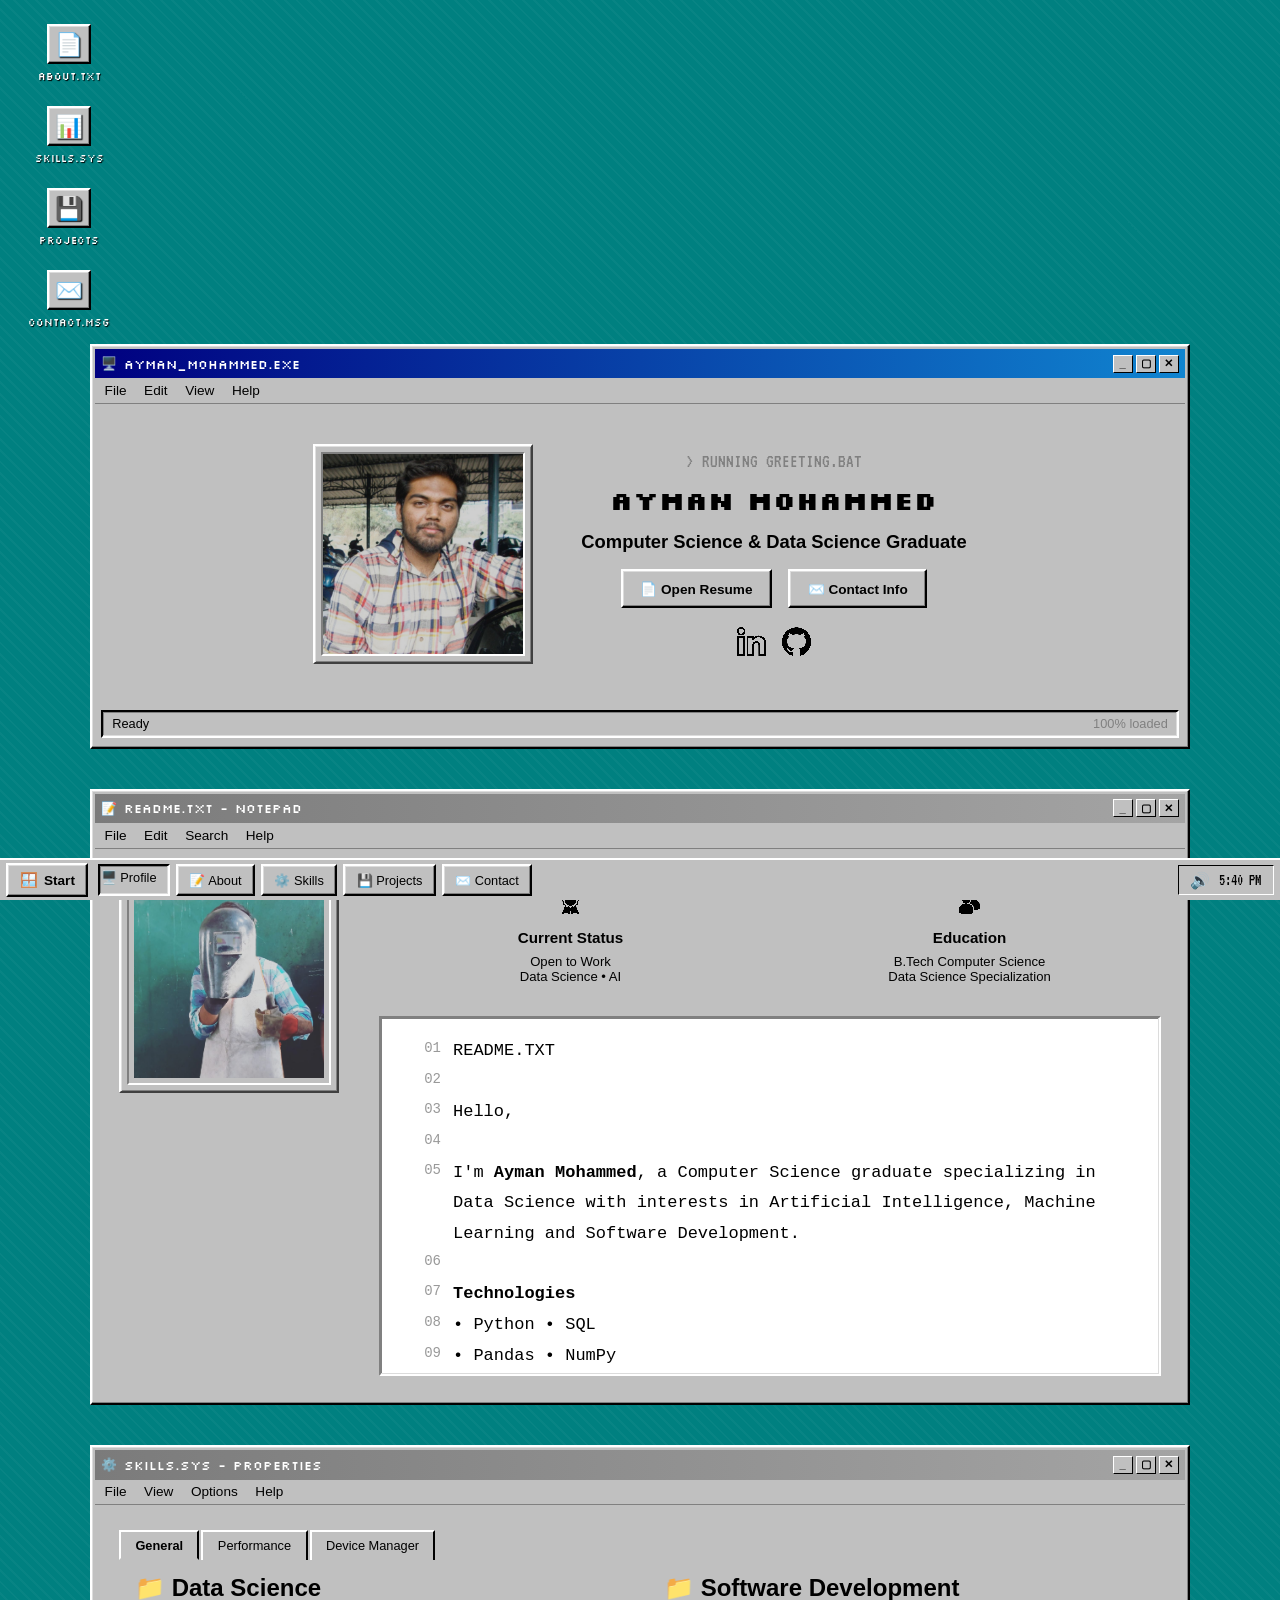
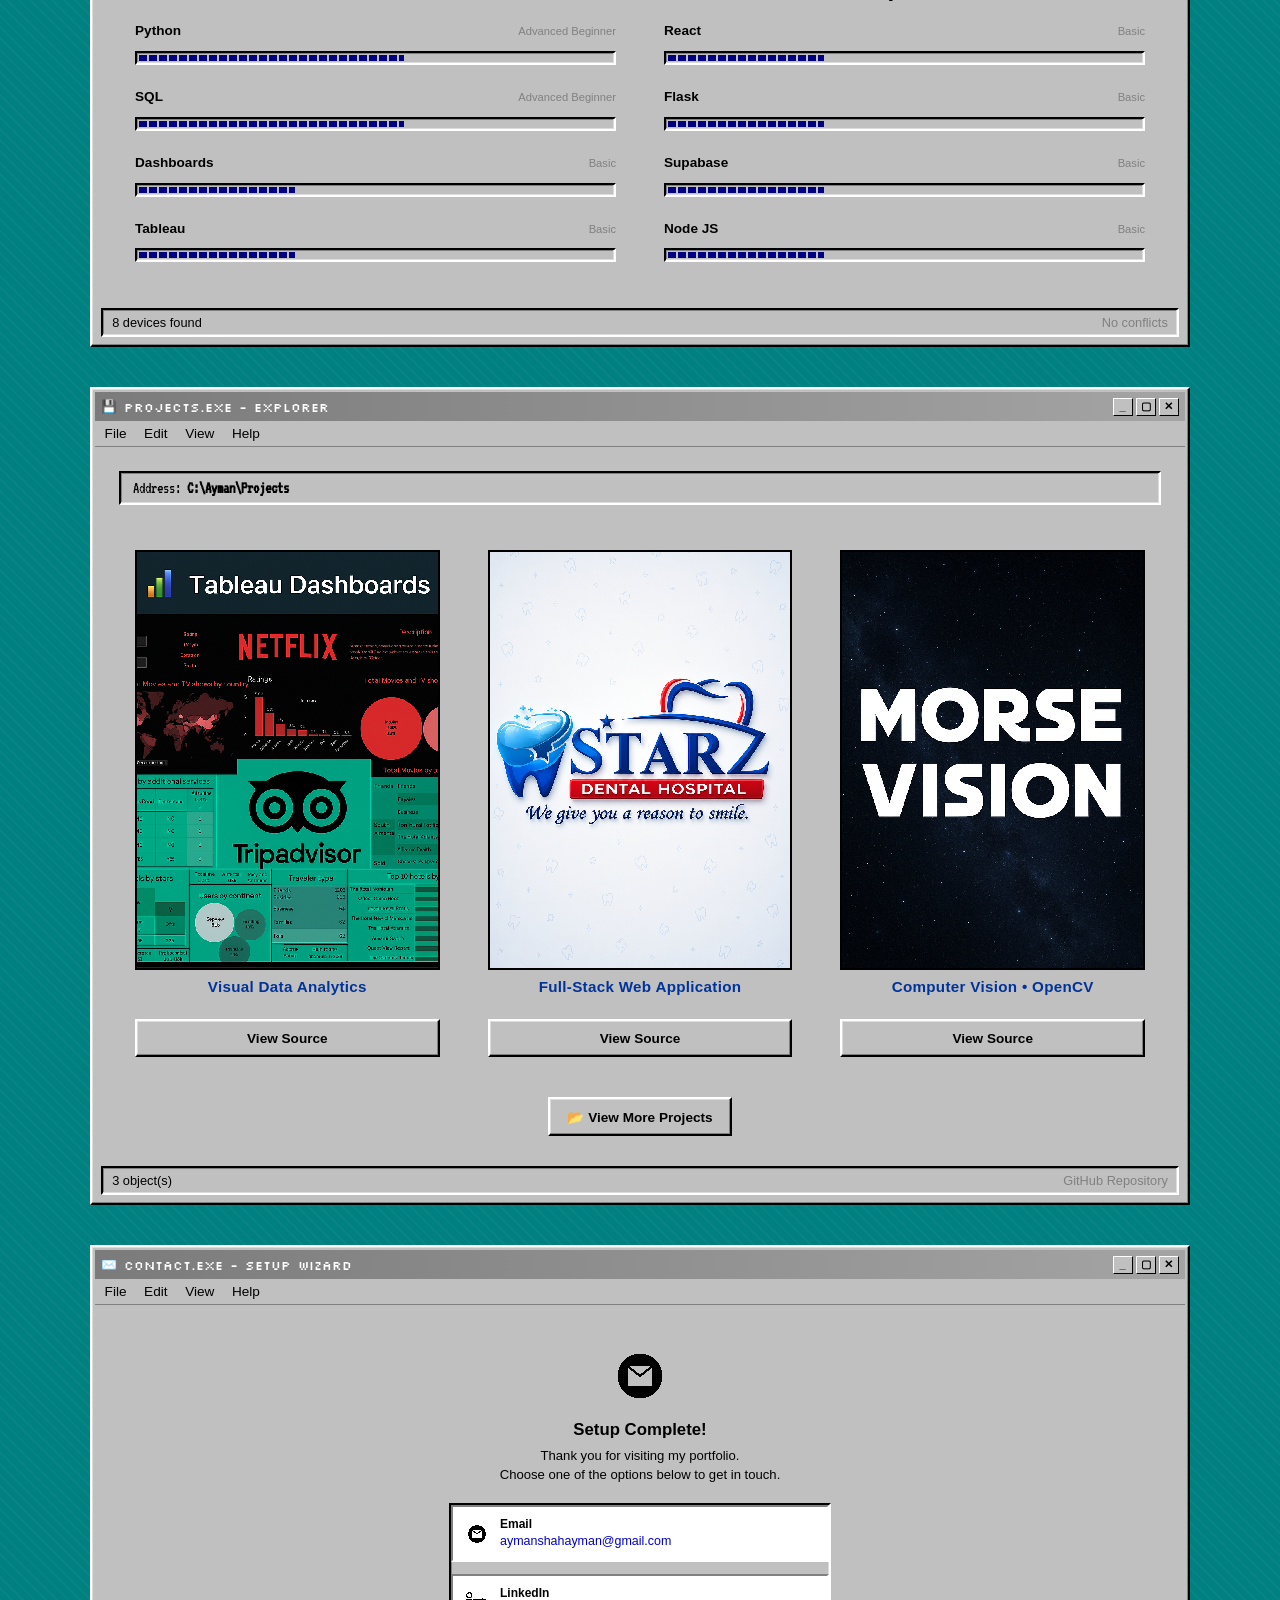
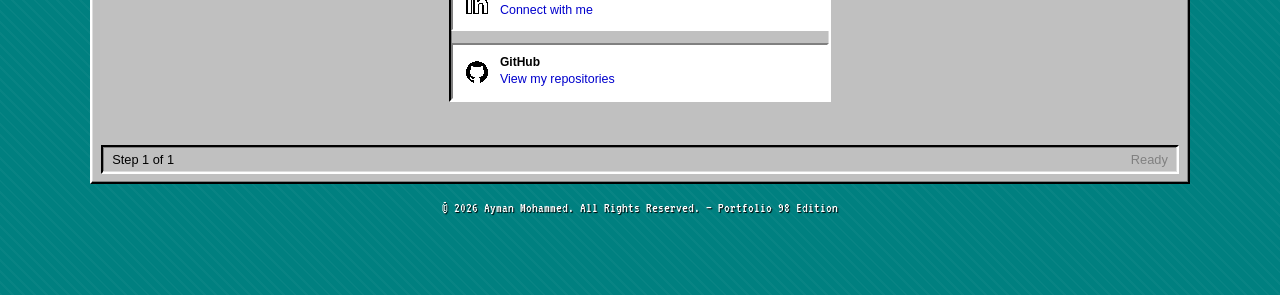
<file: index.html>
<!DOCTYPE html>
<html lang="en">
  <head>
    <meta charset="UTF-8" />
    <meta http-equiv="X-UA-Compatible" content="IE=edge" />
    <meta name="viewport" content="width=device-width, initial-scale=1.0" />
    <title>AYMAN_MOHAMMED.EXE</title>
     <!-- Favicon -->
    <link rel="icon" href="assets/favicon.ico">
    <link rel="stylesheet" href="style.css" />
    <link rel="stylesheet" href="mediaqueries.css" />
  </head>
    <link rel="stylesheet" href="style.css" />
    <link rel="stylesheet" href="mediaqueries.css" />
  </head>
  <body>
    <!-- BOOT SCREEN -->
    <div id="boot-screen">
      <div class="boot-text">
        <p>PORTFOLIO-OS (C) 1998 AYMAN MOHAMMED CORP.</p>
        <p>640K CONVENTIONAL MEMORY OK</p>
        <p>DETECTING DATA SCIENCE SKILLS......... OK</p>
        <p>LOADING RESUME.EXE.................... OK</p>
        <p>MOUNTING PROJECTS (C:\)............... OK</p>
        <p id="boot-start">Starting Portfolio 98...</p>
        <div class="boot-bar"><div class="boot-bar-fill" id="boot-bar-fill"></div></div>
      </div>
    </div>

    <!-- DESKTOP -->
    <div id="desktop">
      <div class="desktop-icons">
        <a class="desktop-icon" href="#about">
          <div class="di-glyph">📄</div>
          <span>About.txt</span>
        </a>
        <a class="desktop-icon" href="#experience">
          <div class="di-glyph">📊</div>
          <span>Skills.sys</span>
        </a>
        <a class="desktop-icon" href="#projects">
          <div class="di-glyph">💾</div>
          <span>Projects</span>
        </a>
        <a class="desktop-icon" href="#contact">
          <div class="di-glyph">✉️</div>
          <span>Contact.msg</span>
        </a>
      </div>

      <main>
        <!-- PROFILE WINDOW -->
        <section id="profile" class="win-window" data-app="profile">
          <div class="win-titlebar">
            <span class="win-title"><span class="win-title-icon">🖥️</span> AYMAN_MOHAMMED.EXE</span>
            <div class="win-controls">
              <button type="button" aria-label="Minimize">_</button>
              <button type="button" aria-label="Maximize">▢</button>
              <button type="button" aria-label="Close">✕</button>
            </div>
          </div>
          <div class="win-menubar">
            <span>File</span><span>Edit</span><span>View</span><span>Help</span>
          </div>
          <div class="win-body win-body--profile">
            <div class="section__pic-container">
              <img src="./assets/cropped_image.png" alt="Ayman Mohammed profile picture" />
            </div>
            <div class="section__text">
              <p class="section__text__p1">&gt; RUNNING GREETING.BAT</p>
              <h1 class="title">Ayman Mohammed</h1>
              <p class="section__text__p2">Computer Science & Data Science Graduate </p>
              <div class="btn-container">
                <button
                  class="btn btn-3d"
                  onclick="window.open('./assets/RESUME.pdf')"
                >
                  📄 Open Resume
                </button>
                <button class="btn btn-3d" onclick="location.href='./#contact'">
                  ✉️ Contact Info
                </button>
              </div>
              <div id="socials-container">
                <img
                  src="./assets/linkedin.png"
                  alt="My LinkedIn profile"
                  class="icon"
                  onclick="location.href='https://www.linkedin.com/in/ayman-mohammed-b54881216/'"
                />
                <img
                  src="./assets/github.png"
                  alt="My Github profile"
                  class="icon"
                  onclick="location.href='https://github.com/Ayman047'"
                />
              </div>
            </div>
          </div>
          <div class="win-statusbar"><span>Ready</span><span class="win-statusbar-right">100% loaded</span></div>
        </section>

<!-- ABOUT WINDOW (Notepad style) -->
<section id="about" class="win-window" data-app="about">

  <div class="win-titlebar">
    <span class="win-title">
      <span class="win-title-icon">📝</span>
      README.TXT - Notepad
    </span>

    <div class="win-controls">
      <button type="button">_</button>
      <button type="button">▢</button>
      <button type="button">✕</button>
    </div>
  </div>

  <div class="win-menubar">
    <span>File</span>
    <span>Edit</span>
    <span>Search</span>
    <span>Help</span>
  </div>

  <div class="win-body">

    <div class="section-container">

      <!-- Picture -->

      <div class="section__pic-container about-pic-frame">

        <img
          src="./assets/profile-pic3.png"
          alt="Profile Picture"
          class="about-pic"
        >
      </div>

      <!-- Right Side -->

      <div class="about-details-container">

        <div class="about-containers">

          <div class="details-container">
            <img src="./assets/experience.png" class="icon">

            <h3>Current Status</h3>

            <p>
              Open to Work<br>
              Data Science • AI
            </p>

          </div>

          <div class="details-container">
            <img src="./assets/education.png" class="icon">

            <h3>Education</h3>

            <p>
              B.Tech Computer Science<br>
              Data Science Specialization
            </p>

          </div>

        </div>

        <!-- Notepad -->

        <!-- Notepad -->

<div class="notepad-text">

  <div class="note-row">
    <span class="line">01</span>
    <span class="note-content">README.TXT</span>
  </div>

  <div class="note-row">
    <span class="line">02</span>
    <span class="note-content"></span>
  </div>

  <div class="note-row">
    <span class="line">03</span>
    <span class="note-content">Hello,</span>
  </div>

  <div class="note-row">
    <span class="line">04</span>
    <span class="note-content"></span>
  </div>

  <div class="note-row">
    <span class="line">05</span>
    <span class="note-content">I'm <strong>Ayman Mohammed</strong>, a Computer Science graduate specializing in Data Science with interests in Artificial Intelligence, Machine Learning and Software Development.</span>
  </div>

  <div class="note-row">
    <span class="line">06</span>
    <span class="note-content"></span>
  </div>

  <div class="note-row">
    <span class="line">07</span>
    <span class="note-content"><strong>Technologies</strong></span>
  </div>

  <div class="note-row">
    <span class="line">08</span>
    <span class="note-content">• Python • SQL</span>
  </div>

  <div class="note-row">
    <span class="line">09</span>
    <span class="note-content">• Pandas • NumPy</span>
  </div>

  <div class="note-row">
    <span class="line">10</span>
    <span class="note-content">• Tableau</span>
  </div>

  <div class="note-row">
    <span class="line">11</span>
    <span class="note-content">• OpenCV  • Flask   • React</span>
  </div>

  <div class="note-row">
    <span class="line">12</span>
    <span class="note-content"></span>
  </div>

  <div class="note-row">
    <span class="line">13</span>
    <span class="note-content"><strong>Projects</strong></span>
  </div>

  <div class="note-row">
    <span class="line">14</span>
    <span class="note-content">• Blink to Text (Capstone)</span>
  </div>

  <div class="note-row">
    <span class="line">15</span>
    <span class="note-content">• Netflix Dashboard</span>
  </div>

  <div class="note-row">
    <span class="line">16</span>
    <span class="note-content">• Tripadvisor Dashboard</span>
  </div>

  <div class="note-row">
    <span class="line">17</span>
    <span class="note-content">• Starz Dental Web Application</span>
  </div>

  <div class="note-row">
    <span class="line">18</span>
    <span class="note-content"></span>
  </div>

  <div class="note-row">
    <span class="line">19</span>
    <span class="note-content">Currently seeking opportunities to build impactful AI and data-driven applications.</span>
  </div>

</div>

</section>

        <!-- EXPERIENCE WINDOW (System Properties style) -->
        <section id="experience" class="win-window" data-app="experience">
          <div class="win-titlebar">
            <span class="win-title"><span class="win-title-icon">⚙️</span> SKILLS.SYS - Properties</span>
            <div class="win-controls">
              <button type="button" aria-label="Minimize">_</button>
              <button type="button" aria-label="Maximize">▢</button>
              <button type="button" aria-label="Close">✕</button>
            </div>
          </div>
          <div class="win-menubar">
            <span>File</span><span>View</span><span>Options</span><span>Help</span>
          </div>
          <div class="win-body">
            <div class="win-tabs">
              <span class="win-tab active">General</span>
              <span class="win-tab">Performance</span>
              <span class="win-tab">Device Manager</span>
            </div>
            <div class="experience-details-container">
              <div class="about-containers">
                <div class="details-container skills-panel">
                  <h2 class="experience-sub-title">📁 Data Science</h2>
                  <div class="article-container">
                    <article class="skill-row" data-level="2">
                      <div class="skill-row-top"><h3>Python</h3><span class="skill-tag">Advanced Beginner</span></div>
                      <div class="skill-meter"><div class="skill-meter-fill"></div></div>
                    </article>
                    <article class="skill-row" data-level="2">
                      <div class="skill-row-top"><h3>SQL</h3><span class="skill-tag">Advanced Beginner</span></div>
                      <div class="skill-meter"><div class="skill-meter-fill"></div></div>
                    </article>
                    <article class="skill-row" data-level="1">
                      <div class="skill-row-top"><h3>Dashboards</h3><span class="skill-tag">Basic</span></div>
                      <div class="skill-meter"><div class="skill-meter-fill"></div></div>
                    </article>
                    <article class="skill-row" data-level="1">
                      <div class="skill-row-top"><h3>Tableau</h3><span class="skill-tag">Basic</span></div>
                      <div class="skill-meter"><div class="skill-meter-fill"></div></div>
                    </article>
                  </div>
                </div>
                <div class="details-container skills-panel">
                  <h2 class="experience-sub-title">📁 Software Development</h2>
                  <div class="article-container">
                    <article class="skill-row" data-level="1">
                      <div class="skill-row-top"><h3>React</h3><span class="skill-tag">Basic</span></div>
                      <div class="skill-meter"><div class="skill-meter-fill"></div></div>
                    </article>
                    <article class="skill-row" data-level="1">
                      <div class="skill-row-top"><h3>Flask</h3><span class="skill-tag">Basic</span></div>
                      <div class="skill-meter"><div class="skill-meter-fill"></div></div>
                    </article>
                    <article class="skill-row" data-level="1">
                      <div class="skill-row-top"><h3>Supabase</h3><span class="skill-tag">Basic</span></div>
                      <div class="skill-meter"><div class="skill-meter-fill"></div></div>
                    </article>
                    <article class="skill-row" data-level="1">
                      <div class="skill-row-top"><h3>Node JS</h3><span class="skill-tag">Basic</span></div>
                      <div class="skill-meter"><div class="skill-meter-fill"></div></div>
                    </article>
                  </div>
                </div>
              </div>
            </div>
          </div>
          <div class="win-statusbar"><span>8 devices found</span><span class="win-statusbar-right">No conflicts</span></div>
        </section>

<!-- PROJECTS WINDOW (My Computer / Explorer style) -->
<section id="projects" class="win-window" data-app="projects">
  <div class="win-titlebar">
    <span class="win-title">
      <span class="win-title-icon">💾</span>
      PROJECTS.exe - Explorer
    </span>

    <div class="win-controls">
      <button type="button" aria-label="Minimize">_</button>
      <button type="button" aria-label="Maximize">▢</button>
      <button type="button" aria-label="Close">✕</button>
    </div>
  </div>

  <div class="win-menubar">
    <span>File</span>
    <span>Edit</span>
    <span>View</span>
    <span>Help</span>
  </div>

  <div class="win-body">

    <div class="explorer-path">
      Address:
      <span class="explorer-path-value">
        C:\Ayman\Projects
      </span>
    </div>

    <div class="experience-details-container">

      <div class="about-containers">

        <!-- Project 1 -->

        <div class="details-container color-container project-card">

          <div class="article-container">
            <img
              src="./assets/project-1.png"
              alt="Tableau Dashboards"
              class="project-img"
            >
          </div>
          <h3 class="project-title">Visual Data Analytics</h3>

          <div class="btn-container">
            <button
              class="btn btn-3d project-btn"
              onclick="window.open('https://github.com/Ayman047/Tableau-Projects','_blank')"
            >
              View Source
            </button>
          </div>

        </div>

        <!-- Project 2 -->

        <div class="details-container color-container project-card">

          <div class="article-container">
            <img
              src="./assets/project - 2.png"
              alt="Starz Dental"
              class="project-img"
            >
          </div>
          <h3 class="project-title">Full-Stack Web Application</h3>
          <div class="btn-container">
            <button
              class="btn btn-3d project-btn"
              onclick="window.open('https://github.com/Ayman047/Starz-Dental','_blank')"
            >
              View Source
            </button>
          </div>

        </div>

        <!-- Project 3 -->

        <div class="details-container color-container project-card">

          <div class="article-container">
            <img
              src="./assets/project-3.png"
              alt="Blink To Text"
              class="project-img"
            >
          </div>
          <h3 class="project-title">Computer Vision • OpenCV</h3>
          <div class="btn-container">
            <button
              class="btn btn-3d project-btn"
              onclick="window.open('https://github.com/Ayman047/Capstone','_blank')"
            >
              View Source
            </button>
          </div>

        </div>

      </div>

      <!-- View More -->

      <div class="projects-footer">
        <button
          class="btn btn-3d"
          onclick="window.open('https://github.com/Ayman047','_blank')"
        >
          📂 View More Projects
        </button>
      </div>

    </div>

  </div>

  <div class="win-statusbar">
    <span>3 object(s)</span>
    <span class="win-statusbar-right">
      GitHub Repository
    </span>
  </div>

</section>

<!-- CONTACT WINDOW (Setup Wizard style) -->
<section id="contact" class="win-window" data-app="contact">

  <div class="win-titlebar">
    <span class="win-title">
      <span class="win-title-icon">✉️</span>
      CONTACT.EXE - Setup Wizard
    </span>

    <div class="win-controls">
      <button type="button" aria-label="Minimize">_</button>
      <button type="button" aria-label="Maximize">▢</button>
      <button type="button" aria-label="Close">✕</button>
    </div>
  </div>

  <div class="win-menubar">
    <span>File</span>
    <span>Edit</span>
    <span>View</span>
    <span>Help</span>
  </div>

  <div class="win-body win-body--contact">

    <div class="wizard-icon">
      <img src="./assets/email.png" alt="Contact">
    </div>

    <h2 class="wizard-title">Setup Complete!</h2>

    <p class="wizard-lead">
      Thank you for visiting my portfolio.<br>
      Choose one of the options below to get in touch.
    </p>

    <div class="contact-info-upper-container">

      <!-- Email -->
      <div class="contact-info-container">
        <img
          src="./assets/email.png"
          alt="Email"
          class="icon contact-icon email-icon"
        />

        <div>
          <span class="contact-label">Email</span>
          <p>
            <a href="mailto:aymanshahayman@gmail.com">
              aymanshahayman@gmail.com
            </a>
          </p>
        </div>
      </div>

      <!-- LinkedIn -->
      <div class="contact-info-container">
        <img
          src="./assets/linkedin.png"
          alt="LinkedIn"
          class="icon contact-icon"
        />

        <div>
          <span class="contact-label">LinkedIn</span>
          <p>
            <a
              href="https://www.linkedin.com/in/ayman-mohammed-b54881216/"
              target="_blank"
            >
              Connect with me
            </a>
          </p>
        </div>
      </div>

      <!-- GitHub -->
      <div class="contact-info-container">
        <img
          src="./assets/github.png"
          alt="GitHub"
          class="icon contact-icon"
        />

        <div>
          <span class="contact-label">GitHub</span>
          <p>
            <a
              href="https://github.com/Ayman047"
              target="_blank"
            >
              View my repositories
            </a>
          </p>
        </div>
      </div>

    </div>

  </div>

  <div class="win-statusbar">
    <span>Step 1 of 1</span>
    <span class="win-statusbar-right">Ready</span>
  </div>

</section>

</main>

      <footer>
        <p>© 2026 Ayman Mohammed. All Rights Reserved. — Portfolio 98 Edition</p>
      </footer>
    </div>

    <!-- TASKBAR -->
    <div id="taskbar">
      <div class="start-wrap">
        <button id="start-btn" aria-expanded="false">
          <span class="start-flag">🪟</span> Start
        </button>
        <div class="start-menu" id="start-menu">
          <div class="start-menu-side">Portfolio&nbsp;98</div>
          <ul>
            <li><a href="#profile">🖥️ Profile</a></li>
            <li><a href="#about">📝 About.txt</a></li>
            <li><a href="#experience">⚙️ Skills.sys</a></li>
            <li><a href="#projects">💾 Projects</a></li>
            <li><a href="#contact">✉️ Contact.exe</a></li>
            <li class="start-menu-divider" role="separator"></li>
            <li><a href="./assets/RESUME.pdf" target="_blank">📄 Resume.pdf</a></li>
          </ul>
        </div>
      </div>
      <div class="taskbar-apps" id="taskbar-apps">
        <button class="task-btn" data-target="profile">🖥️ Profile</button>
        <button class="task-btn" data-target="about">📝 About</button>
        <button class="task-btn" data-target="experience">⚙️ Skills</button>
        <button class="task-btn" data-target="projects">💾 Projects</button>
        <button class="task-btn" data-target="contact">✉️ Contact</button>
      </div>
      <div class="taskbar-tray">
        <span class="tray-icon">🔊</span>
        <span class="taskbar-clock" id="clock">12:00 PM</span>
      </div>
    </div>

    <script src="script.js"></script>
  </body>
</html>
</file>
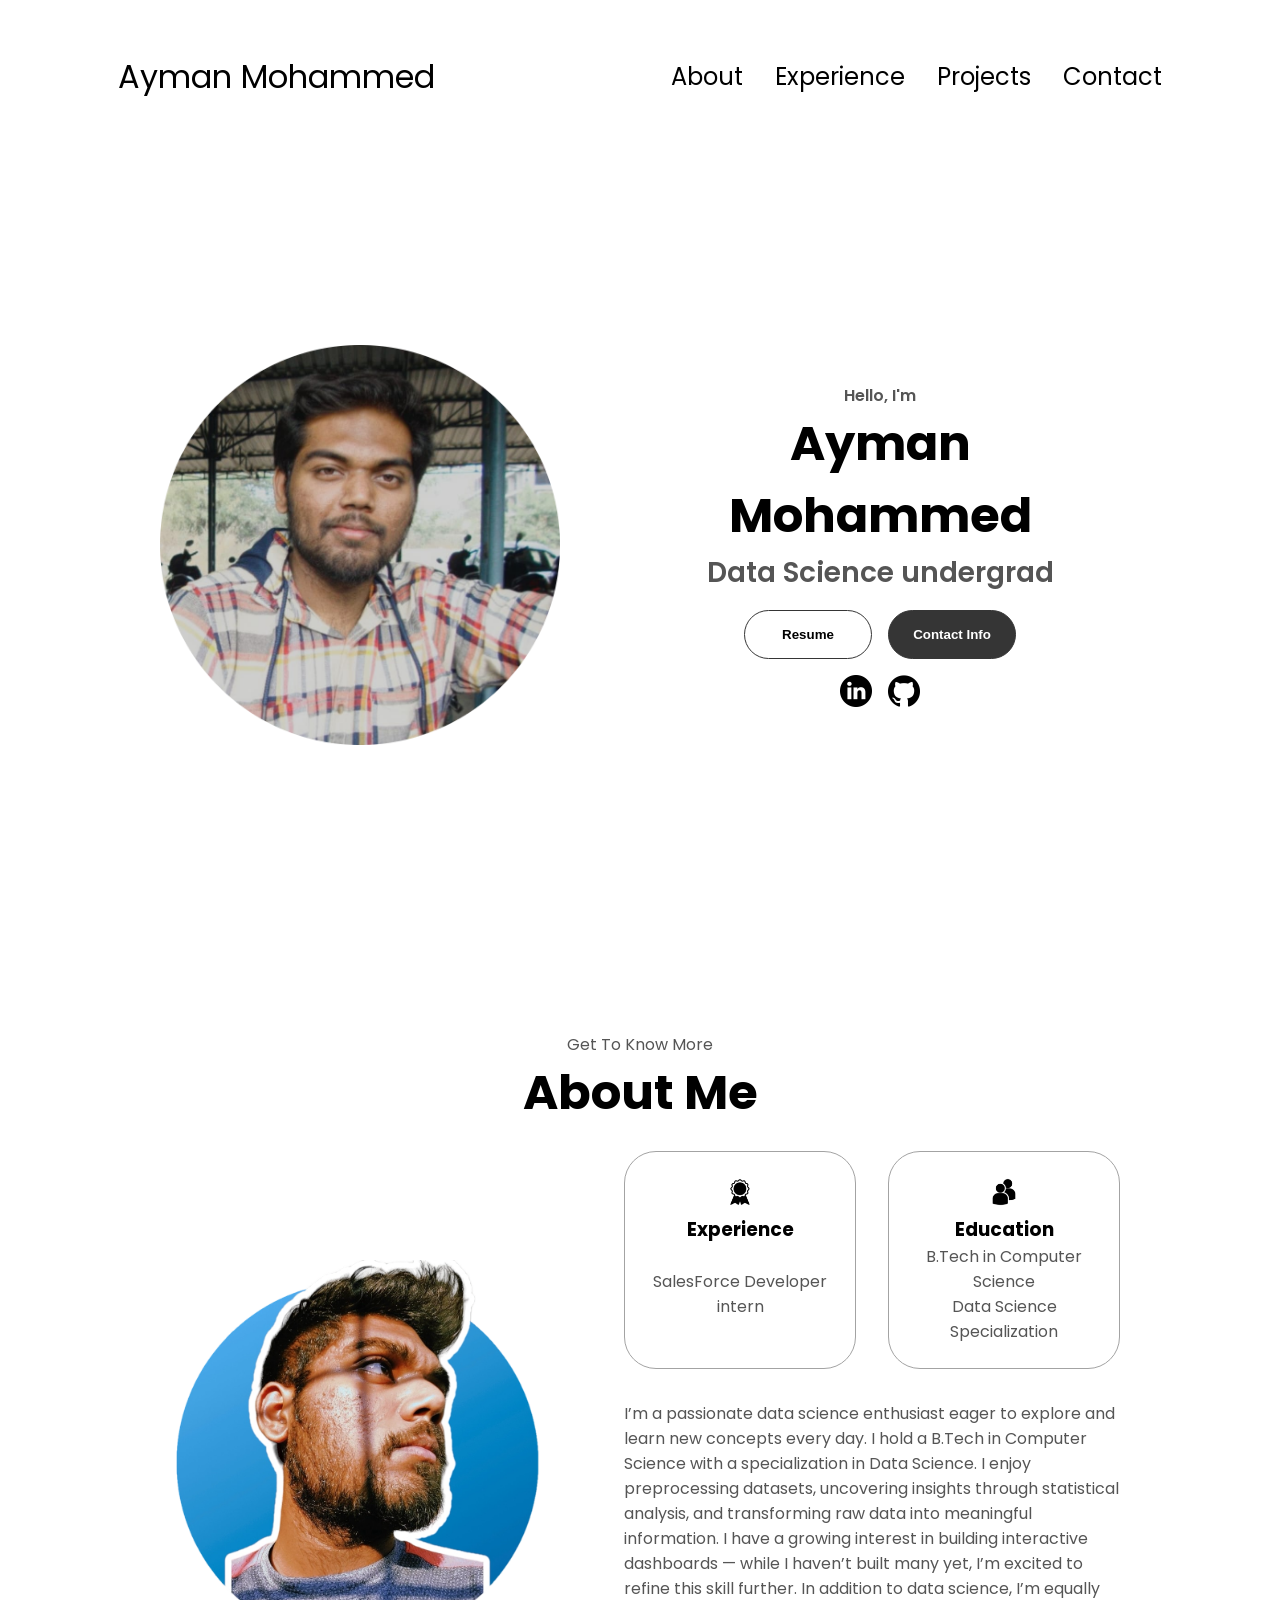
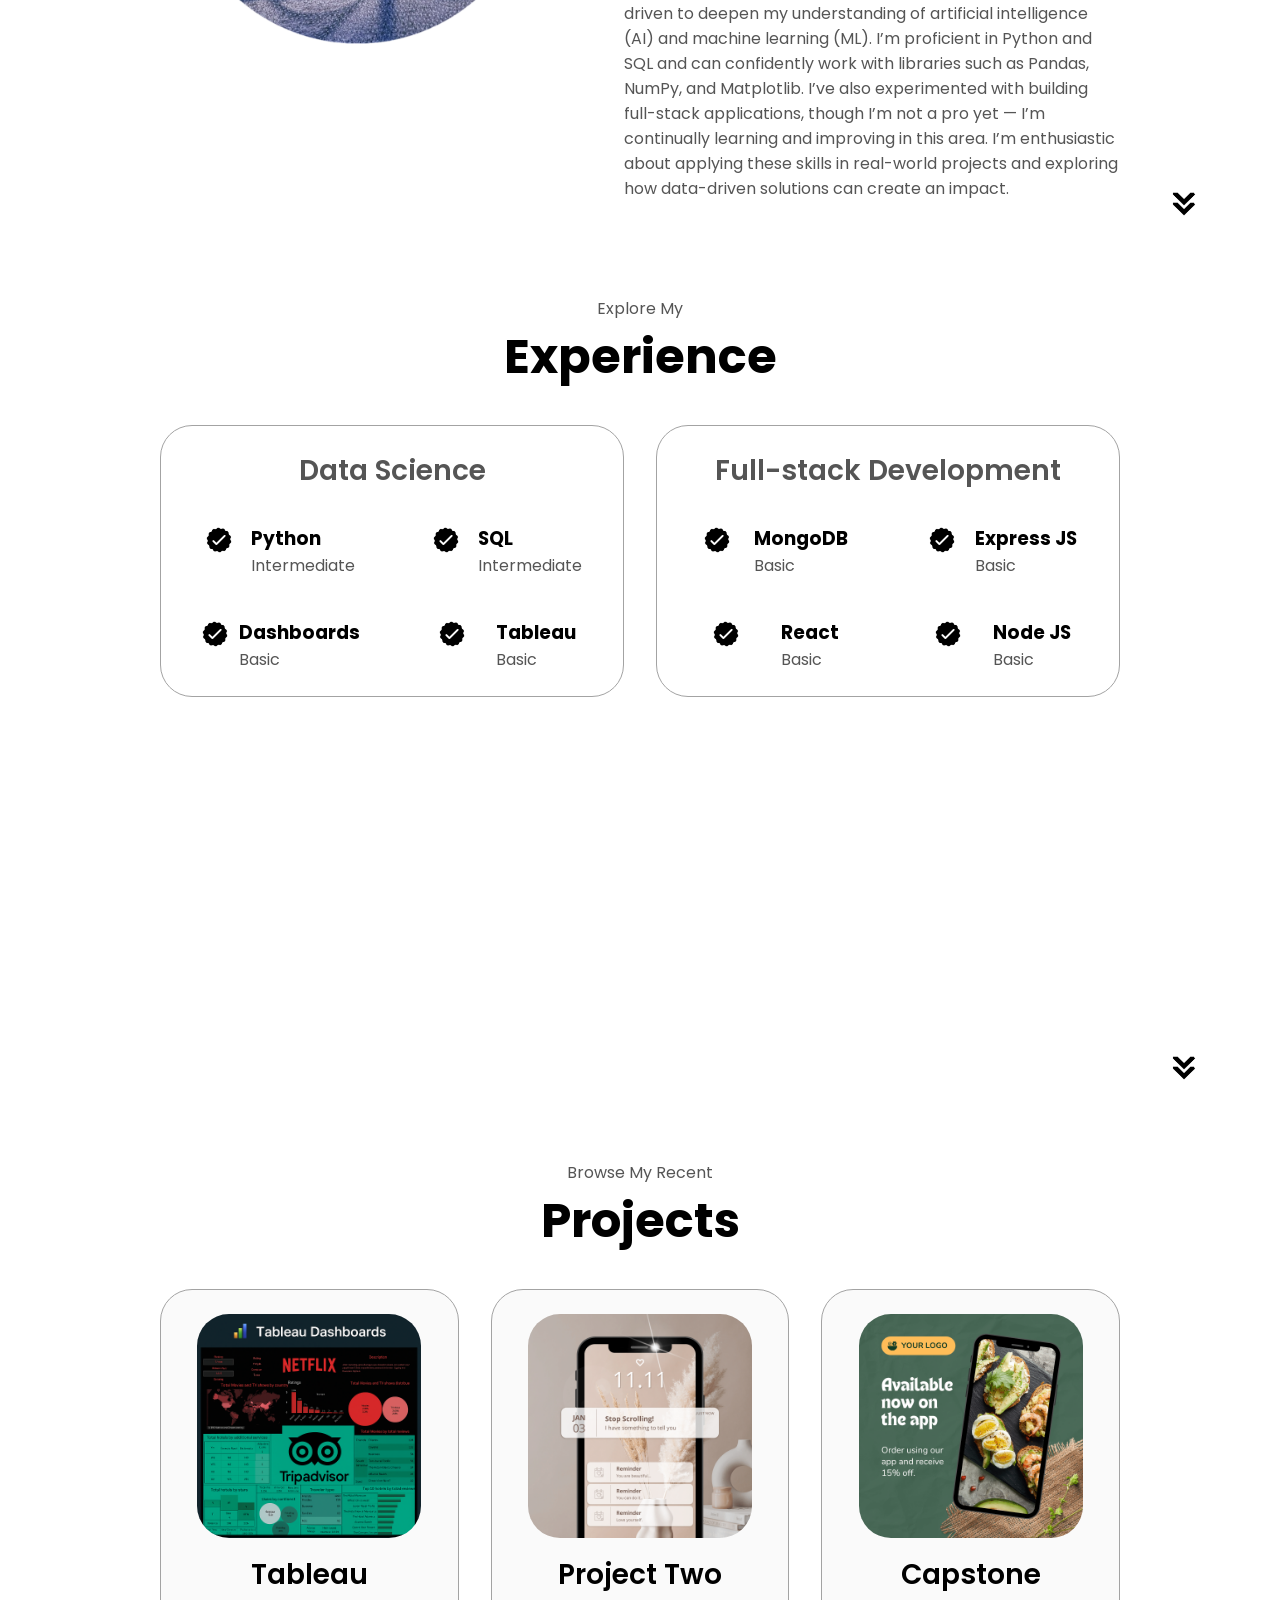
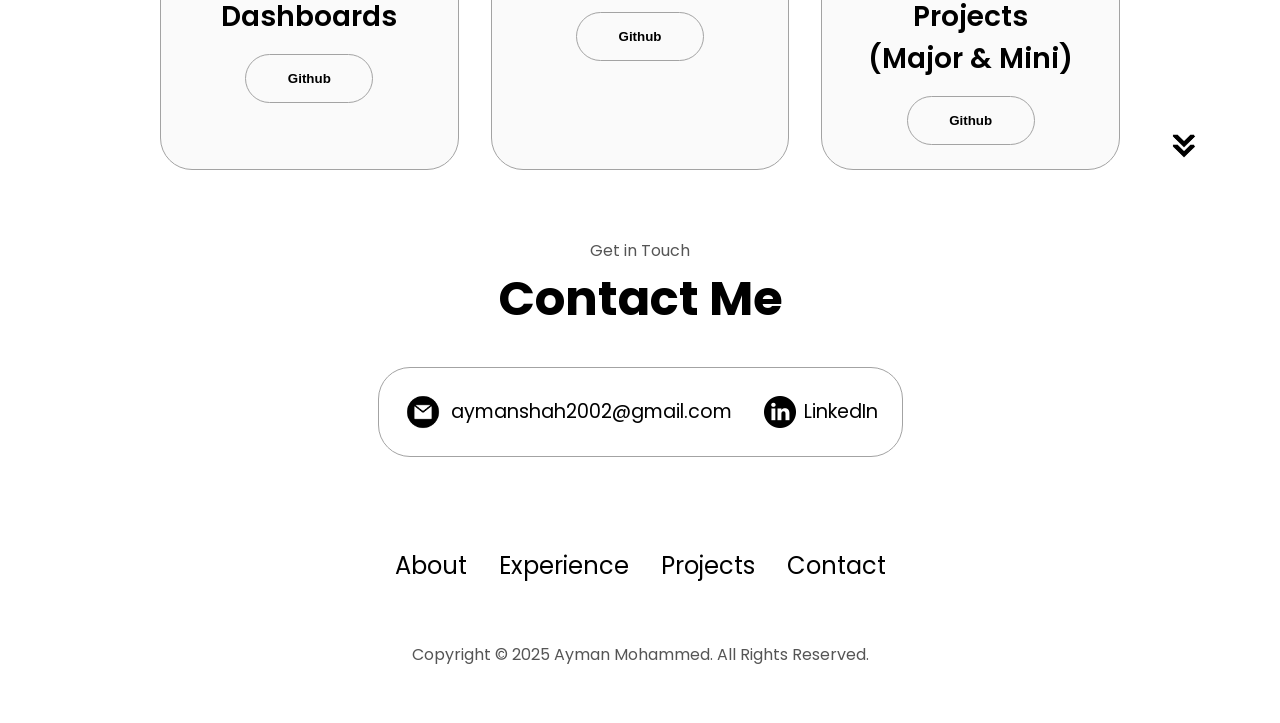
<file: My Portfolio/index.html>
<!DOCTYPE html>
<html lang="en">
  <head>
    <meta charset="UTF-8" />
    <meta http-equiv="X-UA-Compatible" content="IE=edge" />
    <meta name="viewport" content="width=device-width, initial-scale=1.0" />
    <title>My Portfolio</title>
    <link rel="stylesheet" href="style.css" />
    <link rel="stylesheet" href="mediaqueries.css" />
  </head>
  <body>
    <nav id="desktop-nav">
      <div class="logo">Ayman Mohammed</div>
      <div>
        <ul class="nav-links">
          <li><a href="#about">About</a></li>
          <li><a href="#experience">Experience</a></li>
          <li><a href="#projects">Projects</a></li>
          <li><a href="#contact">Contact</a></li>
        </ul>
      </div>
    </nav>
    <nav id="hamburger-nav">
      <div class="logo">Ayman Mohammed</div>
      <div class="hamburger-menu">
        <div class="hamburger-icon" onclick="toggleMenu()">
          <span></span>
          <span></span>
          <span></span>
        </div>
        <div class="menu-links">
          <li><a href="#about" onclick="toggleMenu()">About</a></li>
          <li><a href="#experience" onclick="toggleMenu()">Experience</a></li>
          <li><a href="#projects" onclick="toggleMenu()">Projects</a></li>
          <li><a href="#contact" onclick="toggleMenu()">Contact</a></li>
        </div>
      </div>
    </nav>
    <section id="profile">
      <div class="section__pic-container">
        <img src="./assets2/cropped_image.png" alt="John Doe profile picture" />
      </div>
      <div class="section__text">
        <p class="section__text__p1">Hello, I'm</p>
        <h1 class="title">Ayman Mohammed</h1>
        <p class="section__text__p2">Data Science undergrad</p>
        <div class="btn-container">
          <button
            class="btn btn-color-2"
            onclick="window.open('./assets2/RESUME.pdf')"
          >
            Resume
          </button>
          <button class="btn btn-color-1" onclick="location.href='./#contact'">
            Contact Info
          </button>
        </div>
        <div id="socials-container">
          <img
            src="./assets/linkedin.png"
            alt="My LinkedIn profile"
            class="icon"
            onclick="location.href='https://www.linkedin.com/in/ayman-mohammed-b54881216/'"
          />
          <img
            src="./assets/github.png"
            alt="My Github profile"
            class="icon"
            onclick="location.href='https://github.com/Ayman047'"
          />
        </div>
      </div>
    </section>
    <section id="about">
      <p class="section__text__p1">Get To Know More</p>
      <h1 class="title">About Me</h1>
      <div class="section-container">
        <div class="section__pic-container">
          <img
            src="./assets2/profile-pic2.png"
            alt="Profile picture"
            class="about-pic"
          />
        </div>
        <div class="about-details-container">
          <div class="about-containers">
            <div class="details-container">
              <img
                src="./assets/experience.png"
                alt="Experience icon"
                class="icon"
              />
              <h3>Experience</h3>
              <p>  <br />SalesForce Developer intern</p>
            </div>
            <div class="details-container">
              <img
                src="./assets/education.png"
                alt="Education icon"
                class="icon"
              />
              <h3>Education</h3>
              <p>B.Tech in Computer Science <br />Data Science Specialization</p>
            </div>
          </div>
          <div class="text-container">
            <p>
              I’m a passionate data science enthusiast eager to explore and learn new concepts every day. I hold a B.Tech in Computer Science with a specialization in Data Science. I enjoy preprocessing datasets, uncovering insights through statistical analysis, and transforming raw data into meaningful information. I have a growing interest in building interactive dashboards — while I haven’t built many yet, I’m excited to refine this skill further.

In addition to data science, I’m equally driven to deepen my understanding of artificial intelligence (AI) and machine learning (ML). I’m proficient in Python and SQL and can confidently work with libraries such as Pandas, NumPy, and Matplotlib. I’ve also experimented with building full-stack applications, though I’m not a pro yet — I’m continually learning and improving in this area.

I’m enthusiastic about applying these skills in real-world projects and exploring how data-driven solutions can create an impact.
            </p>
          </div>
        </div>
      </div>
      <img
        src="./assets/arrow.png"
        alt="Arrow icon"
        class="icon arrow"
        onclick="location.href='./#experience'"
      />
    </section>
    <section id="experience">
      <p class="section__text__p1">Explore My</p>
      <h1 class="title">Experience</h1>
      <div class="experience-details-container">
        <div class="about-containers">
          <div class="details-container">
            <h2 class="experience-sub-title">Data Science</h2>
            <div class="article-container">
              <article>
                <img
                  src="./assets/checkmark.png"
                  alt="Experience icon"
                  class="icon"
                />
                <div>
                  <h3>Python</h3>
                  <p>Intermediate</p>
                </div>
              </article>
              <article>
                <img
                  src="./assets/checkmark.png"
                  alt="Experience icon"
                  class="icon"
                />
                <div>
                  <h3>SQL</h3>
                  <p>Intermediate</p>
                </div>
              </article>
              <article>
                <img
                  src="./assets/checkmark.png"
                  alt="Experience icon"
                  class="icon"
                />
                <div>
                  <h3>Dashboards</h3>
                  <p>Basic</p>
                </div>
              </article>
              <article>
                <img
                  src="./assets/checkmark.png"
                  alt="Experience icon"
                  class="icon"
                />
                <div>
                  <h3>Tableau</h3>
                  <p>Basic</p>
                </div>
              </article>
            </div>
          </div>
          <div class="details-container">
            <h2 class="experience-sub-title">Full-stack Development</h2>
            <div class="article-container">
              <article>
                <img
                  src="./assets/checkmark.png"
                  alt="Experience icon"
                  class="icon"
                />
                <div>
                  <h3>MongoDB</h3>
                  <p>Basic</p>
                </div>
              </article>
              <article>
                <img
                  src="./assets/checkmark.png"
                  alt="Experience icon"
                  class="icon"
                />
                <div>
                  <h3>Express JS</h3>
                  <p>Basic</p>
                </div>
              </article>
              <article>
                <img
                  src="./assets/checkmark.png"
                  alt="Experience icon"
                  class="icon"
                />
                <div>
                  <h3>React</h3>
                  <p>Basic</p>
                </div>
              </article>
              <article>
                <img
                  src="./assets/checkmark.png"
                  alt="Experience icon"
                  class="icon"
                />
                <div>
                  <h3>Node JS</h3>
                  <p>Basic</p>
                </div>
              </article>
            </div>
          </div>
        </div>
      </div>
      <img
        src="./assets/arrow.png"
        alt="Arrow icon"
        class="icon arrow"
        onclick="location.href='./#projects'"
      />
    </section>
    <section id="projects">
      <p class="section__text__p1">Browse My Recent</p>
      <h1 class="title">Projects</h1>
      <div class="experience-details-container">
        <div class="about-containers">
          <div class="details-container color-container">
            <div class="article-container">
              <img
                src="./assets/project-1.png"
                alt="Project 1"
                class="project-img"
              />
            </div>
            <h2 class="experience-sub-title project-title">Tableau Dashboards</h2>
            <div class="btn-container">
              <button
                class="btn btn-color-2 project-btn"
                onclick="location.href='https://github.com/Ayman047/Tableau-Projects'"
              >
                Github
              </button>
            </div>
          </div>
          <div class="details-container color-container">
            <div class="article-container">
              <img
                src="./assets/project-2.png"
                alt="Project 2"
                class="project-img"
              />
            </div>
            <h2 class="experience-sub-title project-title">Project Two</h2>
            <div class="btn-container">
              <button
                class="btn btn-color-2 project-btn"
                onclick="location.href='https://github.com/'"
              >
                Github
              </button>
            </div>
          </div>
          <div class="details-container color-container">
            <div class="article-container">
              <img
                src="./assets/project-3.png"
                alt="Project 3"
                class="project-img"
              />
            </div>
            <h2 class="experience-sub-title project-title">Capstone Projects (Major & Mini)</h2>
            <div class="btn-container">
              <button
                class="btn btn-color-2 project-btn"
                onclick="location.href='https://github.com/'"
              >
                Github
              </button>
            </div>
          </div>
        </div>
      </div>
      <img
        src="./assets/arrow.png"
        alt="Arrow icon"
        class="icon arrow"
        onclick="location.href='./#contact'"
      />
    </section>
    <section id="contact">
      <p class="section__text__p1">Get in Touch</p>
      <h1 class="title">Contact Me</h1>
      <div class="contact-info-upper-container">
        <div class="contact-info-container">
          <img
            src="./assets/email.png"
            alt="Email icon"
            class="icon contact-icon email-icon"
          />
          <p><a href="mailto:examplemail@gmail.com">aymanshah2002@gmail.com</a></p>
        </div>
        <div class="contact-info-container">
          <img
            src="./assets/linkedin.png"
            alt="LinkedIn icon"
            class="icon contact-icon"
          />
          <p><a href="https://www.linkedin.com/in/ayman-mohammed-b54881216/">LinkedIn</a></p>
        </div>
      </div>
    </section>
    <footer>
      <nav>
        <div class="nav-links-container">
          <ul class="nav-links">
            <li><a href="#about">About</a></li>
            <li><a href="#experience">Experience</a></li>
            <li><a href="#projects">Projects</a></li>
            <li><a href="#contact">Contact</a></li>
          </ul>
        </div>
      </nav>
      <p>Copyright &#169; 2025 Ayman Mohammed. All Rights Reserved.</p>
    </footer>
    <script src="script.js"></script>
  </body>
</html>
</file>
<file: style.css>
/* =========================================================
   PORTFOLIO 98 — retro Windows 95/98 desktop theme
   ========================================================= */

@import url("https://fonts.googleapis.com/css2?family=Silkscreen:wght@400;700&family=VT323&display=swap");

:root {
  /* --- classic 16-bit desktop palette --- */
  --face: #c0c0c0;         /* button / panel face */
  --face-light: #dcdcdc;
  --highlight: #ffffff;    /* raised bevel light edge */
  --shadow: #808080;       /* raised bevel dark edge (inner) */
  --shadow-dark: #000000;  /* raised bevel dark edge (outer) */
  --desktop-teal: #008080;
  --titlebar-start: #000080;
  --titlebar-end: #1084d0;
  --titlebar-inactive-start: #7b7b7b;
  --titlebar-inactive-end: #a4a4a4;
  --text-ink: #000000;
  --link-blue: #0000ee;
  --link-visited: #551a8b;
  --selected-bg: #000080;
  --selected-fg: #ffffff;

  --font-pixel: "Silkscreen", "Press Start 2P", monospace;
  --font-ui: "Tahoma", "Segoe UI", Geneva, Verdana, sans-serif;
  --font-mono: "VT323", "Courier New", monospace;
}

* {
  margin: 0;
  padding: 0;
  box-sizing: border-box;
}

html {
  scroll-behavior: smooth;
}

body {
  font-family: var(--font-ui);
  color: var(--text-ink);
  background: var(--desktop-teal);
  background-image:
    repeating-linear-gradient(45deg, rgba(255,255,255,0.03) 0 2px, transparent 2px 8px);
  cursor: default;
  overflow-x: hidden;
}

p {
  color: var(--text-ink);
}

a {
  color: var(--link-blue);
}

a:hover {
  text-decoration: underline;
}

/* =========================================================
   BEVEL SYSTEM — the one visual rule reused everywhere.
   "raised" = pokes toward the user (buttons, windows, icons)
   "sunken" = pressed in (status bars, meters, text fields)
   ========================================================= */

.raised,
.win-window,
.btn,
.win-titlebar-btn,
.taskbar-apps .task-btn,
#start-btn,
.desktop-icon .di-glyph {
  background: var(--face);
  border-top: 2px solid var(--highlight);
  border-left: 2px solid var(--highlight);
  border-right: 2px solid var(--shadow-dark);
  border-bottom: 2px solid var(--shadow-dark);
  box-shadow: inset -1px -1px 0 var(--shadow), inset 1px 1px 0 var(--face-light);
}

.sunken,
.win-statusbar,
.skill-meter,
.notepad-text,
.contact-info-upper-container,
.explorer-path {
  background: var(--face);
  border-top: 2px solid var(--shadow-dark);
  border-left: 2px solid var(--shadow-dark);
  border-right: 2px solid var(--highlight);
  border-bottom: 2px solid var(--highlight);
  box-shadow: inset -1px -1px 0 var(--face-light), inset 1px 1px 0 var(--shadow);
}

/* pressed state — used on click for buttons */
.btn:active,
.win-titlebar-btn:active,
.task-btn:active,
#start-btn:active,
.task-btn.active {
  border-top: 2px solid var(--shadow-dark);
  border-left: 2px solid var(--shadow-dark);
  border-right: 2px solid var(--highlight);
  border-bottom: 2px solid var(--highlight);
  box-shadow: inset -1px -1px 0 var(--face-light), inset 1px 1px 0 var(--shadow);
  padding-top: 1px;
  padding-left: 1px;
}

/* =========================================================
   BOOT SCREEN — the one orchestrated animation moment
   ========================================================= */

#boot-screen {
  position: fixed;
  inset: 0;
  background: #000000;
  color: #c0c0c0;
  font-family: var(--font-mono);
  font-size: 1.3rem;
  z-index: 9999;
  padding: 3rem 2rem;
  display: flex;
  flex-direction: column;
  justify-content: center;
  animation: boot-fade 0.6s ease-out 2.6s forwards;
}

#boot-screen.boot-hide {
  pointer-events: none;
}

.boot-text p {
  color: #c0c0c0;
  margin-bottom: 0.6rem;
  opacity: 0;
  animation: boot-line 0.2s ease-out forwards;
}
.boot-text p:nth-child(1) { animation-delay: 0.1s; }
.boot-text p:nth-child(2) { animation-delay: 0.5s; }
.boot-text p:nth-child(3) { animation-delay: 0.9s; }
.boot-text p:nth-child(4) { animation-delay: 1.3s; }
.boot-text p:nth-child(5) { animation-delay: 1.7s; }
#boot-start { animation-delay: 2.1s; }

.boot-bar {
  margin-top: 1.5rem;
  width: 300px;
  max-width: 80vw;
  height: 18px;
  background: #000;
  border: 1px solid #c0c0c0;
  opacity: 0;
  animation: boot-line 0.2s ease-out 2.1s forwards;
}
.boot-bar-fill {
  height: 100%;
  width: 0%;
  background: #c0c0c0;
  animation: boot-progress 1.9s ease-in-out 0.4s forwards;
}

@keyframes boot-line {
  to { opacity: 1; }
}
@keyframes boot-progress {
  to { width: 100%; }
}
@keyframes boot-fade {
  to { opacity: 0; visibility: hidden; }
}

@media (prefers-reduced-motion: reduce) {
  #boot-screen { display: none; }
  .boot-text p, .boot-bar { opacity: 1; }
}

/* =========================================================
   DESKTOP
   ========================================================= */

#desktop {
  min-height: 100vh;
  padding: 1.5rem 1.5rem 4.5rem; /* bottom padding clears fixed taskbar */
}

.desktop-icons {
  display: flex;
  flex-direction: column;
  gap: 1.5rem;
  width: 90px;
  margin-bottom: 1rem;
}

.desktop-icon {
  display: flex;
  flex-direction: column;
  align-items: center;
  gap: 0.35rem;
  text-decoration: none;
  color: #fff;
  text-shadow: 1px 1px 1px #000;
}

.desktop-icon .di-glyph {
  width: 44px;
  height: 40px;
  display: flex;
  align-items: center;
  justify-content: center;
  font-size: 1.4rem;
}

.desktop-icon span {
  font-family: var(--font-pixel);
  font-size: 0.6rem;
  text-align: center;
  line-height: 1.3;
}

.desktop-icon:hover span,
.desktop-icon:focus span {
  background: var(--selected-bg);
  color: var(--selected-fg);
  text-shadow: none;
}

main {
  display: flex;
  flex-direction: column;
  gap: 2.5rem;
  max-width: 1100px;
  margin: 0 auto;
}

/* =========================================================
   WINDOW CHROME — the signature element, reused on every
   section so the whole site reads as one consistent "OS".
   ========================================================= */

.win-window {
  padding: 3px;
  scroll-margin-top: 1.5rem;
}

.win-window:focus-within .win-titlebar,
.win-window.win-active .win-titlebar {
  background: linear-gradient(90deg, var(--titlebar-start), var(--titlebar-end));
}

.win-titlebar {
  background: linear-gradient(90deg, var(--titlebar-inactive-start), var(--titlebar-inactive-end));
  color: #fff;
  font-family: var(--font-pixel);
  font-size: 0.8rem;
  display: flex;
  align-items: center;
  justify-content: space-between;
  padding: 0.35rem 0.4rem;
  cursor: default;
}

.win-title {
  display: flex;
  align-items: center;
  gap: 0.4rem;
  overflow: hidden;
  text-overflow: ellipsis;
  white-space: nowrap;
}

.win-title-icon {
  font-family: var(--font-ui);
}

.win-controls {
  display: flex;
  gap: 3px;
}

.win-controls button {
  width: 20px;
  height: 18px;
  background: var(--face);
  border-top: 1px solid var(--highlight);
  border-left: 1px solid var(--highlight);
  border-right: 1px solid var(--shadow-dark);
  border-bottom: 1px solid var(--shadow-dark);
  font-family: var(--font-ui);
  font-size: 0.7rem;
  font-weight: 700;
  line-height: 1;
  color: #000;
  cursor: pointer;
}

.win-controls button:active {
  border-top: 1px solid var(--shadow-dark);
  border-left: 1px solid var(--shadow-dark);
  border-right: 1px solid var(--highlight);
  border-bottom: 1px solid var(--highlight);
}

.win-menubar {
  background: var(--face);
  display: flex;
  gap: 1.1rem;
  padding: 0.3rem 0.6rem;
  font-size: 0.85rem;
  border-bottom: 1px solid var(--shadow);
}

.win-menubar span:hover {
  background: var(--selected-bg);
  color: var(--selected-fg);
  padding: 0 2px;
}

.win-body {
  background: var(--face);
  padding: 1.5rem;
}

.win-statusbar {
  background: var(--face);
  display: flex;
  justify-content: space-between;
  padding: 0.3rem 0.6rem;
  font-size: 0.8rem;
  margin: 0.35rem;
}

.win-statusbar-right {
  color: var(--shadow);
}

.win-tabs {
  display: flex;
  gap: 2px;
  margin-bottom: -1px;
}

.win-tab {
  background: var(--face);
  border-top: 2px solid var(--highlight);
  border-left: 2px solid var(--highlight);
  border-right: 2px solid var(--shadow-dark);
  padding: 0.35rem 0.9rem;
  font-size: 0.8rem;
  position: relative;
  top: 1px;
}

.win-tab.active {
  border-bottom: 2px solid var(--face);
  z-index: 1;
  font-weight: 700;
}

/* =========================================================
   PROFILE SECTION
   ========================================================= */

.win-body--profile {
  display: flex;
  justify-content: center;
  align-items: center;
  gap: 3rem;
  flex-wrap: wrap;
  padding: 2.5rem;
}

/* Windows 98 style photo frame */
.section__pic-container {
  width: 220px;
  height: 220px;
  padding: 6px;

  background: #c0c0c0;

  /* Raised outer border */
  border-top: 2px solid #ffffff;
  border-left: 2px solid #ffffff;
  border-right: 2px solid #404040;
  border-bottom: 2px solid #404040;

  /* Inner bevel */
  box-shadow:
    inset 1px 1px 0 #dfdfdf,
    inset -1px -1px 0 #808080;

  display: flex;
  justify-content: center;
  align-items: center;
}

.section__pic-container img {
  width: 100%;
  height: 100%;
  object-fit: cover;

  /* Remove circle */
  border-radius: 0;

  /* Windows 98 sunken border */
  border-top: 2px solid #808080;
  border-left: 2px solid #808080;
  border-right: 2px solid #ffffff;
  border-bottom: 2px solid #ffffff;

  image-rendering: auto;
}

/* Optional filename under picture */
.profile-caption {
  margin-top: 6px;
  text-align: center;
  font-family: var(--font-ui);
  font-size: 12px;
  color: #000;
}

.section__text {
  text-align: center;
  max-width: 420px;
}

.section__text__p1 {
  font-family: var(--font-mono);
  font-size: 1.2rem;
  color: var(--shadow);
}

.section__text__p2 {
  font-size: 1.15rem;
  font-weight: 600;
  margin-bottom: 1rem;
}

.title {
  font-family: var(--font-pixel);
  font-size: 1.6rem;
  line-height: 1.6;
  margin: 0.6rem 0;
}

#socials-container {
  display: flex;
  justify-content: center;
  margin-top: 1.2rem;
  gap: 1rem;
}

.icon {
  cursor: pointer;
  height: 1.8rem;
  image-rendering: pixelated;
}
/* =========================================================
   BUTTONS
   ========================================================= */

.btn-container {
  display: flex;
  justify-content: center;
  gap: 1rem;
  flex-wrap: wrap;
  margin-top: 1rem;
}

.btn {
  font-family: var(--font-ui);
  font-weight: 600;
  font-size: 0.85rem;
  padding: 0.6rem 1.1rem;
  cursor: pointer;
  color: var(--text-ink);
}

.btn:disabled {
  color: var(--shadow);
  cursor: not-allowed;
}

/* =========================================================
   ABOUT SECTION
========================================================= */

.section-container{
    display:flex;
    gap:2.5rem;
    flex-wrap:wrap;
}

/* Picture */

.about-pic-frame{
    width:220px;
    display:flex;
    flex-direction:column;
    align-items:center;
}

.about-pic{

    width:200px;
    height:200px;

    object-fit:cover;

    background:#c0c0c0;

    padding:5px;

    border-top:2px solid #ffffff;
    border-left:2px solid #ffffff;
    border-right:2px solid #808080;
    border-bottom:2px solid #808080;
}

.profile-caption{

    margin-top:10px;

    font-size:12px;

    font-family:var(--font-mono);

    color:#444;
}

/* Right */

.about-details-container{

    flex:1;

    display:flex;

    flex-direction:column;

    gap:1rem;
}

.about-containers{

    display:flex;

    gap:1rem;

    flex-wrap:wrap;
}

.details-container{

    flex:1;

    min-width:180px;

    padding:1rem;

    text-align:center;
}

.details-container h3{

    margin:.5rem 0;

    font-size:.95rem;
}

.details-container p{

    font-size:.82rem;

    color:var(--green);
}

/* ==========================
      NOTEPAD
========================== */

.notepad-text{

    background:#fff;
    color:#000;

    border-top:2px solid #808080;
    border-left:2px solid #808080;
    border-right:2px solid #fff;
    border-bottom:2px solid #fff;

    padding:18px;

    font-family:"Courier New",monospace;
    font-size:17px;
    line-height:1.8;

    max-height:360px;
    overflow-y:auto;

    box-sizing:border-box;
}

.note-row{

    display:grid;
    grid-template-columns:42px 1fr;
    column-gap:12px;

    align-items:flex-start;

    min-height:30px;
}

.line{

    color:#999;
    user-select:none;
    font-size:14px;

    text-align:right;
}

.note-content{

    white-space:pre-wrap;
    word-break:break-word;
}

.note-content strong{

    font-weight:bold;
}

/* Scrollbar */

.notepad-text::-webkit-scrollbar{

    width:16px;
}

.notepad-text::-webkit-scrollbar-track{

    background:#c0c0c0;
}

.notepad-text::-webkit-scrollbar-thumb{

    background:#808080;

    border:2px solid #c0c0c0;
}
/* =========================================================
   EXPERIENCE SECTION — skills rendered as system properties
   ========================================================= */

.skills-panel {
  text-align: left;
}

.article-container {
  display: flex;
  flex-direction: column;
  gap: 1rem;
  margin-top: 0.8rem;
}

.skill-row-top {
  display: flex;
  justify-content: space-between;
  align-items: baseline;
  margin-bottom: 0.3rem;
}

.skill-row-top h3 {
  font-size: 0.85rem;
}

.skill-tag {
  font-size: 0.7rem;
  color: var(--shadow);
}

.skill-meter {
  height: 14px;
  padding: 2px;
}

.skill-meter-fill {
  height: 100%;
  background-image: repeating-linear-gradient(
    90deg,
    var(--titlebar-start) 0 8px,
    transparent 8px 10px
  );
}

.skill-row[data-level="1"] .skill-meter-fill { width: 33%; }
.skill-row[data-level="2"] .skill-meter-fill { width: 56%; }
.skill-row[data-level="3"] .skill-meter-fill { width: 100%; }

/* =========================================================
   PROJECTS SECTION
========================================================= */

.explorer-path{
    padding:.45rem .75rem;
    margin-bottom:1rem;

    font-family:var(--font-mono);
    font-size:1rem;
}

.explorer-path-value{
    font-weight:bold;
}

.experience-details-container{
    display:flex;
    flex-direction:column;
}

.project-card{
    min-width:220px;
    display:flex;
    flex-direction:column;
}

.project-img{
    width:100%;
    height:420px;

    object-fit:cover;

    border:2px solid var(--shadow-dark);

    image-rendering:pixelated;
}

/* ---------------- Info Card ---------------- */

.project-info{

    margin:.9rem 0 1rem;

    padding:.8rem;

    background:#efefef;

    border-top:2px solid #ffffff;
    border-left:2px solid #ffffff;
    border-right:2px solid #808080;
    border-bottom:2px solid #808080;

    min-height:120px;
}

.project-name{

    font-weight:bold;

    font-size:.95rem;

    margin-bottom:.35rem;

    color:#000;
}

.project-meta{

    display:inline-block;

    padding:2px 6px;

    margin-bottom:.55rem;

    background:#000080;

    color:#fff;

    font-size:.68rem;

    letter-spacing:.3px;
}

.project-info p{

    margin:0;

    color:#444;

    font-size:.82rem;

    line-height:1.45;
}
.project-title{
    margin: .85rem 0 1rem;

    text-align: center;

    font-size: .92rem;
    font-weight: 600;

    color: #003399;

    letter-spacing: .3px;
}
/* ---------------- Buttons ---------------- */

.project-btn{
    width:100%;
}

.projects-footer{

    display:flex;

    justify-content:center;

    margin-top:1.5rem;
}

/* =========================================================
   CONTACT SECTION
   ========================================================= */

.win-body--contact{
    max-width:420px;
    margin:1.5rem auto;
    padding:1.2rem;
    text-align:center;
}

.wizard-icon{
    margin-bottom:.75rem;
}

.wizard-icon img{
    width:56px;
    image-rendering:pixelated;
}

.wizard-title{
    font-size:1.05rem;
    margin-bottom:.35rem;
}

.wizard-lead{
    font-size:.82rem;
    line-height:1.45;
    margin-bottom:1.2rem;
}

.contact-info-upper-container{
    display:flex;
    flex-direction:column;
    gap:.75rem;
}

.contact-info-container{
    display:flex;
    align-items:center;
    gap:.75rem;

    padding:.65rem .8rem;

    background:#ffffff;

    border-top:2px solid #808080;
    border-left:2px solid #808080;
    border-right:2px solid #ffffff;
    border-bottom:2px solid #ffffff;

    text-align:left;
}

.contact-info-container .icon{
    width:22px;
    height:22px;
    image-rendering:pixelated;
    flex-shrink:0;
}

.contact-label{
    display:block;
    font-weight:bold;
    margin-bottom:2px;
    font-size:.75rem;
}

.contact-info-container p{
    margin:0;
    font-size:.78rem;
    line-height:1.3;
}

.contact-info-container a{
    color:#0000cc;
    text-decoration:none;
}

.contact-info-container a:hover{
    text-decoration:underline;
}

/* =========================================================
   FOOTER
   ========================================================= */

footer{
    text-align:center;
    padding:1rem 0 .5rem;
}

footer p{
    color:#fff;
    font-family:var(--font-mono);
    font-size:.9rem;
    text-shadow:1px 1px 1px #000;
}
/* =========================================================
   TASKBAR
   ========================================================= */

#taskbar {
  position: fixed;
  left: 0;
  right: 0;
  bottom: 0;
  height: 42px;
  background: var(--face);
  border-top: 2px solid var(--highlight);
  display: flex;
  align-items: center;
  gap: 0.6rem;
  padding: 0 0.4rem;
  z-index: 500;
}

.start-wrap {
  position: relative;
}

#start-btn {
  display: flex;
  align-items: center;
  gap: 0.4rem;
  padding: 0.4rem 0.7rem;
  font-family: var(--font-ui);
  font-weight: 700;
  font-size: 0.85rem;
  cursor: pointer;
}

.start-flag {
  font-size: 0.9rem;
}

.start-menu {
  position: absolute;
  bottom: 100%;
  left: 0;
  margin-bottom: 4px;
  min-width: 210px;
  background: var(--face);
  border-top: 2px solid var(--highlight);
  border-left: 2px solid var(--highlight);
  border-right: 2px solid var(--shadow-dark);
  border-bottom: 2px solid var(--shadow-dark);
  display: none;
  overflow: hidden;
}

.start-menu.open {
  display: flex;
}

.start-menu-side {
  writing-mode: vertical-rl;
  transform: rotate(180deg);
  background: linear-gradient(180deg, var(--titlebar-start), var(--titlebar-end));
  color: #fff;
  font-family: var(--font-pixel);
  font-size: 0.75rem;
  display: flex;
  align-items: flex-end;
  justify-content: center;
  padding: 0.6rem 0.3rem;
  letter-spacing: 1px;
}

.start-menu ul {
  list-style: none;
  flex: 1;
  padding: 0.3rem;
}

.start-menu li a {
  display: block;
  padding: 0.45rem 0.6rem;
  font-size: 0.85rem;
  color: var(--text-ink);
  text-decoration: none;
}

.start-menu li a:hover {
  background: var(--selected-bg);
  color: var(--selected-fg);
}

.start-menu-divider {
  height: 2px;
  margin: 0.3rem 0.2rem;
  border-top: 1px solid var(--shadow);
  border-bottom: 1px solid var(--highlight);
}

.taskbar-apps {
  display: flex;
  gap: 0.4rem;
  flex: 1;
  overflow-x: auto;
  scrollbar-width: none;
}
.taskbar-apps::-webkit-scrollbar { display: none; }

.task-btn {
  font-family: var(--font-ui);
  font-size: 0.8rem;
  padding: 0.4rem 0.7rem;
  white-space: nowrap;
  cursor: pointer;
}

.taskbar-tray {
  display: flex;
  align-items: center;
  gap: 0.6rem;
  padding: 0.3rem 0.7rem;
  background: var(--face);
  border-top: 1px solid var(--shadow-dark);
  border-left: 1px solid var(--shadow-dark);
  border-right: 1px solid var(--highlight);
  border-bottom: 1px solid var(--highlight);
}

.taskbar-clock {
  font-family: var(--font-mono);
  font-size: 1rem;
}

/* =========================================================
   RETRO SCROLLBAR
   ========================================================= */

::-webkit-scrollbar {
  width: 16px;
  height: 16px;
}
::-webkit-scrollbar-track {
  background: var(--face);
}
::-webkit-scrollbar-thumb {
  background: var(--face);
  border-top: 2px solid var(--highlight);
  border-left: 2px solid var(--highlight);
  border-right: 2px solid var(--shadow-dark);
  border-bottom: 2px solid var(--shadow-dark);
}

/* focus visibility, kept simple and high-contrast */
a:focus-visible,
button:focus-visible {
  outline: 2px dotted #000;
  outline-offset: 2px;
}
</file>
<file: mediaqueries.css>
/* ==========================================================
   TABLETS
========================================================== */

@media screen and (max-width: 992px) {

  main{
    max-width:100%;
    gap:2rem;
  }

  .desktop-icons{
    flex-direction:row;
    justify-content:center;
    flex-wrap:wrap;
    width:100%;
    gap:1rem;
    margin-bottom:2rem;
  }

  .desktop-icon{
    width:80px;
  }

  .win-body--profile{
    flex-direction:column;
    gap:2rem;
    text-align:center;
  }

  .section-container{
    flex-direction:column;
    align-items:center;
  }

  .about-details-container{
    width:100%;
  }

  .about-containers{
    justify-content:center;
  }

  .experience-details-container .about-containers{
    flex-direction:column;
  }

  .project-card{
    width:100%;
    max-width:420px;
    margin:auto;
  }

  .project-img{
    height:340px;
  }

  .contact-info-upper-container{
    width:100%;
  }
}


/* ==========================================================
   TABLETS
========================================================== */

@media screen and (max-width: 992px) {

  main{
    max-width:100%;
    gap:2rem;
  }

  .desktop-icons{
    flex-direction:row;
    justify-content:center;
    flex-wrap:wrap;
    width:100%;
    gap:1rem;
    margin-bottom:2rem;
  }

  .desktop-icon{
    width:80px;
  }

  .win-body--profile{
    flex-direction:column;
    gap:2rem;
    text-align:center;
  }

  .section-container{
    flex-direction:column;
    align-items:center;
  }

  .about-details-container{
    width:100%;
  }

  .about-containers{
    justify-content:center;
  }

  .experience-details-container .about-containers{
    flex-direction:column;
  }

  .project-card{
    width:100%;
    max-width:420px;
    margin:auto;
  }

  .project-img{
    height:340px;
  }

  .contact-info-upper-container{
    width:100%;
  }
}


/* ==========================================================
   MOBILE
========================================================== */

@media screen and (max-width:768px){

  html{
    font-size:15px;
  }

  #desktop{
    padding:1rem .75rem 5rem;
  }

  .win-window{
    width:100%;
  }

  .win-body{
    padding:1rem;
  }

  .win-title{
    font-size:.68rem;
  }

  .win-menubar{
    overflow-x:auto;
    white-space:nowrap;
    gap:.8rem;
  }

  .win-statusbar{
    font-size:.72rem;
  }

  /* ---------------- Profile ---------------- */

  .section__pic-container{
    width:170px;
    height:170px;
  }

  .title{
    font-size:1.15rem;
    line-height:1.6;
  }

  .section__text__p2{
    font-size:.95rem;
  }

  .btn-container{
    flex-direction:column;
    align-items:center;
  }

  .btn{
    width:100%;
    max-width:260px;
  }

  /* ---------------- About ---------------- */

  .about-pic{
    width:170px;
    height:170px;
  }

  .notepad-text{
    font-size:15px;
    line-height:1.8;
    max-height:280px;
  }

  .details-container{
    min-width:100%;
  }
  

  /* ---------------- Skills ---------------- */

  .skill-row-top{
    flex-direction:column;
    gap:.2rem;
    align-items:flex-start;
  }

  /* ---------------- Projects ---------------- */

  .explorer-path{
    font-size:.9rem;
  }

  .about-containers{
    flex-direction:column;
    align-items:center;
    gap:1.5rem;
  }

  .project-card{
    width:100%;
    max-width:360px;
  }

  .project-img{
    height:300px;
  }

  .project-info{
    min-height:auto;
  }

  /* ---------------- Contact ---------------- */

  .win-body--contact{
    max-width:100%;
    padding:1rem;
  }

  .contact-info-container{
    padding:.75rem;
  }

  .contact-info-container p{
    font-size:.75rem;
    word-break:break-word;
  }

  /* ---------------- Footer ---------------- */

  footer p{
    font-size:.8rem;
    padding:0 1rem;
  }

/* ---------------- Taskbar ---------------- */

#taskbar{
    gap:.2rem;
    padding:0 .2rem;
    height:44px;
}

.taskbar-apps{
    flex:1;
    display:flex;
    overflow-x:auto;
    gap:.15rem;
    scrollbar-width:none;
}

.taskbar-apps::-webkit-scrollbar{
    display:none;
}

.task-btn{
    flex:0 0 auto;
    font-size:.62rem;
    padding:.3rem .4rem;
    white-space:nowrap;
}

.taskbar-tray{
    padding:.25rem .4rem;
    gap:.3rem;
    flex-shrink:0;
}

.taskbar-clock{
    display:block;
    font-size:.72rem;
    white-space:nowrap;
}

.start-menu{
    min-width:180px;
}


/* ==========================================================
   SMALL PHONES
========================================================== */

@media screen and (max-width:480px){

  html{
    font-size:14px;
  }

  .desktop-icons{
    gap:.8rem;
  }

  .desktop-icon{
    width:70px;
  }

  .desktop-icon .di-glyph{
    width:36px;
    height:36px;
    font-size:1.15rem;
  }

  .desktop-icon span{
    font-size:.5rem;
  }

  .section__pic-container{
    width:145px;
    height:145px;
  }

  .about-pic{
    width:145px;
    height:145px;
  }

  .title{
    font-size:1rem;
  }

  .project-card{
    max-width:100%;
  }

  .project-img{
    height:240px;
  }

  .project-name{
    font-size:.85rem;
  }

  .project-info p{
    font-size:.75rem;
  }

  .wizard-title{
    font-size:1rem;
  }

  .wizard-lead{
    font-size:.75rem;
  }

  .task-btn{
    font-size:.6rem;
    padding:.25rem .35rem;
  }

.taskbar-clock{
    display:block;
    font-size:.65rem;
}

.taskbar-tray{
    padding:.2rem .3rem;
}

.task-btn{
    font-size:.58rem;
    padding:.22rem .32rem;

}


/* ==========================================================
   VERY SMALL DEVICES
========================================================== */

@media screen and (max-width:360px){

  .win-title{
    font-size:.58rem;
  }

  .win-controls button{
    width:18px;
    height:16px;
  }

  .project-img{
    height:210px;
  }

  #start-btn span:last-child{
    display:none;
  }

}
</file>
<file: My Portfolio/style.css>
/* GENERAL */

@import url("https://fonts.googleapis.com/css2?family=Poppins:wght@300;400;500;600&display=swap");

* {
  margin: 0;
  padding: 0;
}

body {
  font-family: "Poppins", sans-serif;
}

html {
  scroll-behavior: smooth;
}

p {
  color: rgb(85, 85, 85);
}

/* TRANSITION */

a,
.btn {
  transition: all 300ms ease;
}

/* DESKTOP NAV */

nav,
.nav-links {
  display: flex;
}

nav {
  justify-content: space-around;
  align-items: center;
  height: 17vh;
}

.nav-links {
  gap: 2rem;
  list-style: none;
  font-size: 1.5rem;
}

a {
  color: black;
  text-decoration: none;
  text-decoration-color: white;
}

a:hover {
  color: grey;
  text-decoration: underline;
  text-underline-offset: 1rem;
  text-decoration-color: rgb(181, 181, 181);
}

.logo {
  font-size: 2rem;
}

.logo:hover {
  cursor: default;
}

/* HAMBURGER MENU */

#hamburger-nav {
  display: none;
}

.hamburger-menu {
  position: relative;
  display: inline-block;
}

.hamburger-icon {
  display: flex;
  flex-direction: column;
  justify-content: space-between;
  height: 24px;
  width: 30px;
  cursor: pointer;
}

.hamburger-icon span {
  width: 100%;
  height: 2px;
  background-color: black;
  transition: all 0.3 ease-in-out;
}

.menu-links {
  position: absolute;
  top: 100%;
  right: 0;
  background-color: white;
  width: fit-content;
  max-height: 0;
  overflow: hidden;
  transition: all 0.3 ease-in-out;
}

.menu-links a {
  display: block;
  padding: 10px;
  text-align: center;
  font-size: 1.5rem;
  color: black;
  text-decoration: none;
  transition: all 0.3 ease-in-out;
}

.menu-links li {
  list-style: none;
}

.menu-links.open {
  max-height: 300px;
}

.hamburger-icon.open span:first-child {
  transform: rotate(45deg) translate(10px, 5px);
}

.hamburger-icon.open span:nth-child(2) {
  opacity: 0;
}

.hamburger-icon.open span:last-child {
  transform: rotate(-45deg) translate(10px, -5px);
}

.hamburger-icon span:first-child {
  transform: none;
}

.hamburger-icon span:first-child {
  opacity: 1;
}

.hamburger-icon span:first-child {
  transform: none;
}

/* SECTIONS */

section {
  padding-top: 4vh;
  height: 96vh;
  margin: 0 10rem;
  box-sizing: border-box;
  min-height: fit-content;
}

.section-container {
  display: flex;
}

/* PROFILE SECTION */

#profile {
  display: flex;
  justify-content: center;
  gap: 5rem;
  height: 80vh;
}

.section__pic-container {
  display: flex;
  height: 400px;
  width: 400px;
  margin: auto 0;
}

.section__text {
  align-self: center;
  text-align: center;
}

.section__text p {
  font-weight: 600;
}

.section__text__p1 {
  text-align: center;
}

.section__text__p2 {
  font-size: 1.75rem;
  margin-bottom: 1rem;
}

.title {
  font-size: 3rem;
  text-align: center;
}

#socials-container {
  display: flex;
  justify-content: center;
  margin-top: 1rem;
  gap: 1rem;
}

/* ICONS */

.icon {
  cursor: pointer;
  height: 2rem;
}

/* BUTTONS */

.btn-container {
  display: flex;
  justify-content: center;
  gap: 1rem;
}

.btn {
  font-weight: 600;
  transition: all 300ms ease;
  padding: 1rem;
  width: 8rem;
  border-radius: 2rem;
}

.btn-color-1,
.btn-color-2 {
  border: rgb(53, 53, 53) 0.1rem solid;
}

.btn-color-1:hover,
.btn-color-2:hover {
  cursor: pointer;
}

.btn-color-1,
.btn-color-2:hover {
  background: rgb(53, 53, 53);
  color: white;
}

.btn-color-1:hover {
  background: rgb(0, 0, 0);
}

.btn-color-2 {
  background: none;
}

.btn-color-2:hover {
  border: rgb(255, 255, 255) 0.1rem solid;
}

.btn-container {
  gap: 1rem;
}

/* ABOUT SECTION */

#about {
  position: relative;
}

.about-containers {
  gap: 2rem;
  margin-bottom: 2rem;
  margin-top: 2rem;
}

.about-details-container {
  justify-content: center;
  flex-direction: column;
}

.about-containers,
.about-details-container {
  display: flex;
}

.about-pic {
  border-radius: 2rem;
}

.arrow {
  position: absolute;
  right: -5rem;
  bottom: 2.5rem;
}

.details-container {
  padding: 1.5rem;
  flex: 1;
  background: white;
  border-radius: 2rem;
  border: rgb(53, 53, 53) 0.1rem solid;
  border-color: rgb(163, 163, 163);
  text-align: center;
}

.section-container {
  gap: 4rem;
  height: 80%;
}

.section__pic-container {
  height: 400px;
  width: 400px;
  margin: auto 0;
}

/* EXPERIENCE SECTION */

#experience {
  position: relative;
}

.experience-sub-title {
  color: rgb(85, 85, 85);
  font-weight: 600;
  font-size: 1.75rem;
  margin-bottom: 2rem;
}

.experience-details-container {
  display: flex;
  justify-content: center;
  flex-direction: column;
}

.article-container {
  display: flex;
  text-align: initial;
  flex-wrap: wrap;
  flex-direction: row;
  gap: 2.5rem;
  justify-content: space-around;
}

article {
  display: flex;
  width: 10rem;
  justify-content: space-around;
  gap: 0.5rem;
}

article .icon {
  cursor: default;
}

/* PROJECTS SECTION */

#projects {
  position: relative;
}

.color-container {
  border-color: rgb(163, 163, 163);
  background: rgb(250, 250, 250);
}

.project-img {
  border-radius: 2rem;
  width: 90%;
  height: 90%;
}

.project-title {
  margin: 1rem;
  color: black;
}

.project-btn {
  color: black;
  border-color: rgb(163, 163, 163);
}

/* CONTACT */

#contact {
  display: flex;
  justify-content: center;
  flex-direction: column;
  height: 70vh;
}

.contact-info-upper-container {
  display: flex;
  justify-content: center;
  border-radius: 2rem;
  border: rgb(53, 53, 53) 0.1rem solid;
  border-color: rgb(163, 163, 163);
  background: (250, 250, 250);
  margin: 2rem auto;
  padding: 0.5rem;
}

.contact-info-container {
  display: flex;
  align-items: center;
  justify-content: center;
  gap: 0.5rem;
  margin: 1rem;
}

.contact-info-container p {
  font-size: larger;
}

.contact-icon {
  cursor: default;
}

.email-icon {
  height: 2.5rem;
}

/* FOOTER SECTION */

footer {
  height: 26vh;
  margin: 0 1rem;
}

footer p {
  text-align: center;
}
</file>
<file: My Portfolio/mediaqueries.css>
@media screen and (max-width: 1400px) {
  #profile {
    height: 83vh;
    margin-bottom: 6rem;
  }
  .about-containers {
    flex-wrap: wrap;
  }
  #contact,
  #projects {
    height: fit-content;
  }
}

@media screen and (max-width: 1200px) {
  #desktop-nav {
    display: none;
  }
  #hamburger-nav {
    display: flex;
  }
  #experience,
  .experience-details-container {
    margin-top: 2rem;
  }
  #profile,
  .section-container {
    display: block;
  }
  .arrow {
    display: none;
  }
  section,
  .section-container {
    height: fit-content;
  }
  section {
    margin: 0 5%;
  }
  .section__pic-container {
    width: 275px;
    height: 275px;
    margin: 0 auto 2rem;
  }
  .about-containers {
    margin-top: 0;
  }
}

@media screen and (max-width: 600px) {
  #contact,
  footer {
    height: 40vh;
  }
  #profile {
    height: 83vh;
    margin-bottom: 0;
  }
  article {
    font-size: 1rem;
  }
  footer nav {
    height: fit-content;
    margin-bottom: 2rem;
  }
  .about-containers,
  .contact-info-upper-container,
  .btn-container {
    flex-wrap: wrap;
  }
  .contact-info-container {
    margin: 0;
  }
  .contact-info-container p,
  .nav-links li a {
    font-size: 1rem;
  }
  .experience-sub-title {
    font-size: 1.25rem;
  }
  .logo {
    font-size: 1.5rem;
  }
  .nav-links {
    flex-direction: column;
    gap: 0.5rem;
    text-align: center;
  }
  .section__pic-container {
    width: auto;
    height: 46vw;
    justify-content: center;
  }
  .section__text__p2 {
    font-size: 1.25rem;
  }
  .title {
    font-size: 2rem;
  }
  .text-container {
    text-align: justify;
  }
}
</file>
